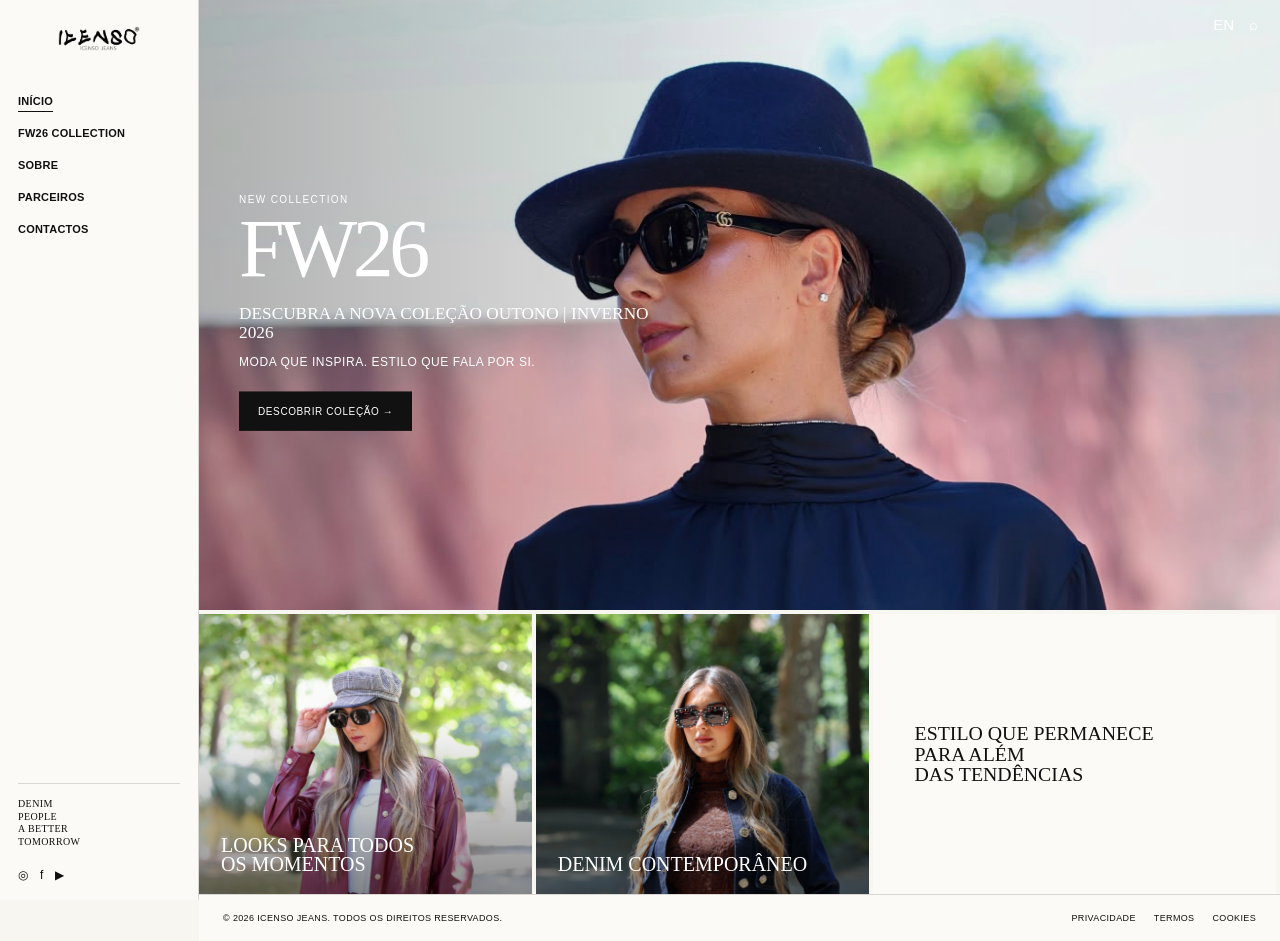
<file: index.html>
<!DOCTYPE html>

<html data-lang="pt" lang="pt"><head><meta charset="utf-8"/><meta content="width=device-width,initial-scale=1" name="viewport"/><meta content="yes" name="mobile-web-app-capable"/><meta content="yes" name="apple-mobile-web-app-capable"/><meta content="ICENSO" name="apple-mobile-web-app-title"/><link href="/manifest.webmanifest" rel="manifest"/><meta content="ICENSO Jeans — denim português contemporâneo" name="description"/><title>Início — ICENSO JEANS</title><link href="/assets/css/site-v1.9.css" rel="stylesheet"/><link href="/assets/images/icenso-logo-final-transparent-v2.png" rel="icon" type="image/png"/></head><body><div class="shell"><aside class="sidebar"><a class="brand" href="/"><img alt="ICENSO JEANS" src="/assets/images/icenso-logo-final-transparent-v2.png"/></a><nav class="nav"><a class="active" href="/">INÍCIO</a><a class="" href="/collection">FW26 COLLECTION</a><a class="" href="/about">SOBRE</a><a class="" href="/partners">PARCEIROS</a><a class="" href="/contact">CONTACTOS</a></nav><div class="side-bottom"><div class="motto">Denim<br/>People<br/>A Better<br/>Tomorrow</div><div class="social"><span>◎</span><span>f</span><span>▶</span></div></div><button aria-label="Abrir menu" class="menu-toggle">☰</button></aside><div class="mobile-drawer"><a href="/">INÍCIO</a><a href="/collection">FW26 COLLECTION</a><a href="/about">SOBRE</a><a href="/partners">PARCEIROS</a><a href="/contact">CONTACTOS</a></div><main class="page"><div class="topbar"><button class="icon-btn" data-lang="">EN</button><button aria-label="Pesquisar" class="icon-btn" data-search="">⌕</button></div><section class="hero hero--fw26"><picture class="hero-media"><source media="(max-width: 900px)" srcset="/assets/images/icenso-home-mobile-2026.jpg"/><img alt="ICENSO FW26 — look preto" fetchpriority="high" loading="eager" src="/assets/images/fw26-final-35.jpeg"/></picture><div class="hero-copy"><div class="kicker" data-en="NEW COLLECTION" data-pt="NEW COLLECTION">NEW COLLECTION</div><h1 class="display" data-en="FW26" data-pt="FW26">FW26</h1><p class="subline" data-en="Discover the new Autumn | Winter 2026 collection" data-pt="Descubra a nova coleção Outono | Inverno 2026">Descubra a nova coleção Outono | Inverno 2026</p><p class="hero-tagline" data-en="Fashion that inspires. Style that speaks for itself." data-pt="Moda que inspira. Estilo que fala por si.">Moda que inspira. Estilo que fala por si.</p><a class="cta" data-en="Discover collection →" data-pt="Descobrir coleção →" href="/collection">Descobrir coleção →</a></div></section><section class="home-strip"><div class="strip-card"><img alt="ICENSO FW26 — look ecopelé bordô" loading="eager" src="/assets/images/fw26-final-01.jpeg"/><div class="strip-copy">Looks para todos<br/>os momentos</div></div><div class="strip-card"><img alt="ICENSO FW26 — denim contemporâneo" loading="eager" src="/assets/images/fw26-final-24.jpeg"/><div class="strip-copy">Denim contemporâneo</div></div><div class="strip-text"><p>Estilo que permanece<br/>para além<br/>das tendências</p></div></section><footer class="footer"><span>© 2026 ICENSO JEANS. TODOS OS DIREITOS RESERVADOS.</span><div class="footer-links"><a href="#">PRIVACIDADE</a><a href="#">TERMOS</a><a href="#">COOKIES</a></div></footer></main></div><div class="search-panel"><button aria-label="Fechar" class="close-search">×</button><div class="search-inner"><span class="eyebrow">Pesquisar ICENSO</span><input placeholder="O que procura?" type="search"/><div class="search-results">Experimente: FW26 · denim · coleção · contactos</div></div></div><script src="/assets/js/site-v1.9.js"></script></body></html>
</file>
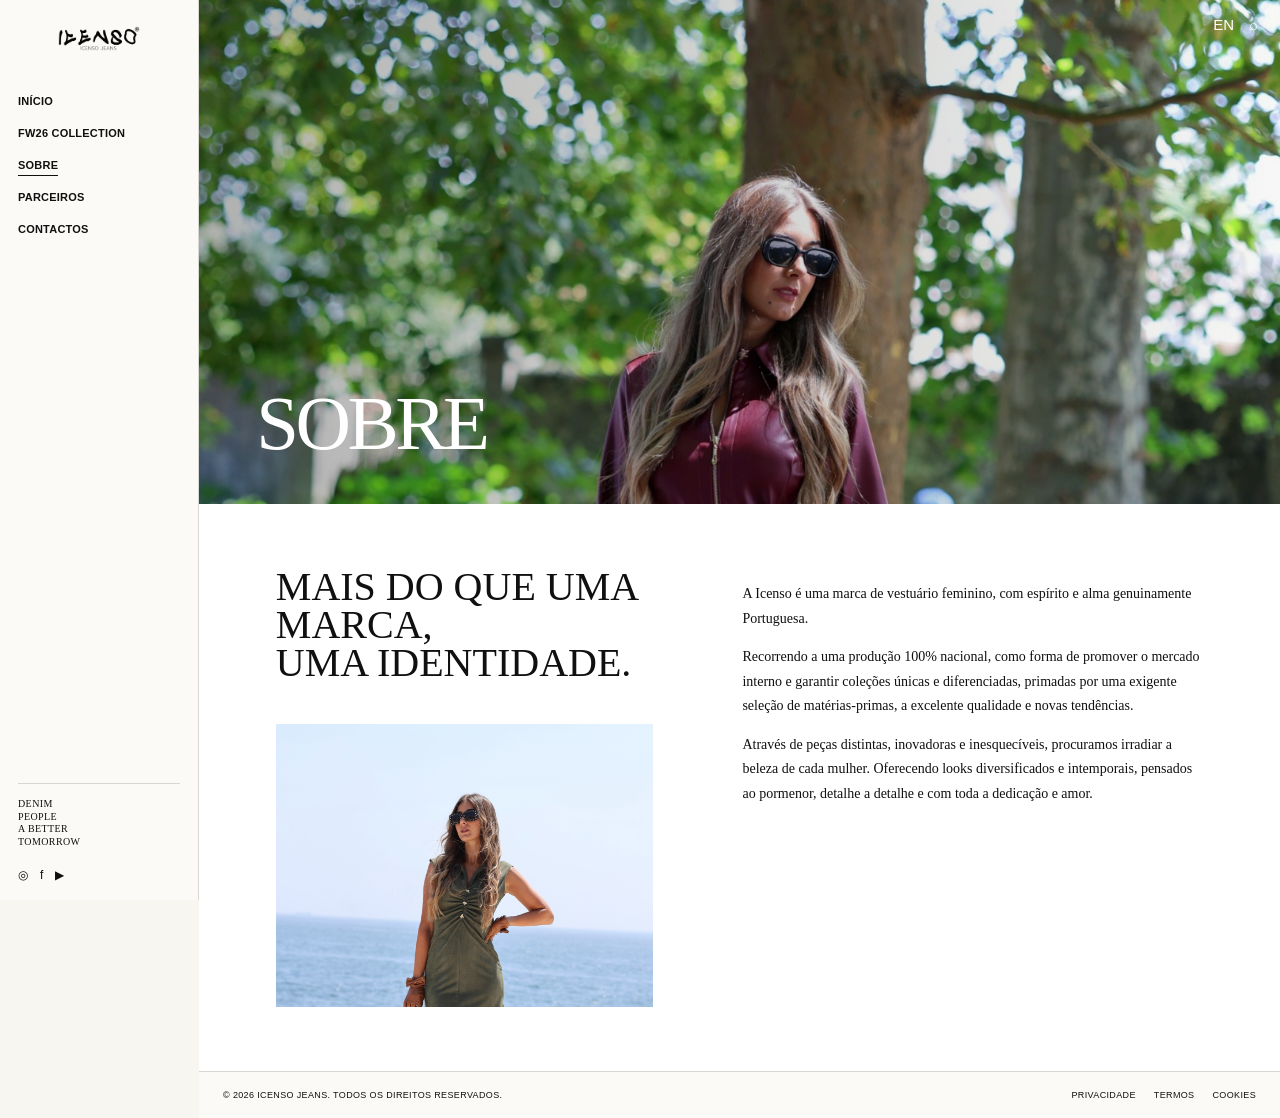
<file: about.html>
<!DOCTYPE html>
<html data-lang="pt" lang="pt"><head><meta charset="utf-8"/><meta content="width=device-width,initial-scale=1" name="viewport"/><meta content="yes" name="mobile-web-app-capable"/><meta content="yes" name="apple-mobile-web-app-capable"/><meta content="ICENSO" name="apple-mobile-web-app-title"/><link href="/manifest.webmanifest" rel="manifest"/><meta content="ICENSO Jeans — denim português contemporâneo" name="description"/><title>Sobre — ICENSO JEANS</title><link href="/assets/css/site-v1.9.css" rel="stylesheet"/><link href="/assets/images/icenso-logo-final-transparent-v2.png" rel="icon" type="image/png"/></head><body><div class="shell"><aside class="sidebar"><a class="brand" href="/"><img alt="ICENSO JEANS" src="/assets/images/icenso-logo-final-transparent-v2.png"/></a><nav class="nav"><a class="" href="/">INÍCIO</a><a class="" href="/collection">FW26 COLLECTION</a><a class="active" href="/about">SOBRE</a><a class="" href="/partners">PARCEIROS</a><a class="" href="/contact">CONTACTOS</a></nav><div class="side-bottom"><div class="motto">Denim<br/>People<br/>A Better<br/>Tomorrow</div><div class="social"><span>◎</span><span>f</span><span>▶</span></div></div><button aria-label="Abrir menu" class="menu-toggle">☰</button></aside><div class="mobile-drawer"><a href="/">INÍCIO</a><a href="/collection">FW26 COLLECTION</a><a href="/about">SOBRE</a><a href="/partners">PARCEIROS</a><a href="/contact">CONTACTOS</a></div><main class="page"><div class="topbar"><button class="icon-btn" data-lang="">EN</button><button aria-label="Pesquisar" class="icon-btn" data-search="">⌕</button></div><section class="story-hero"><img alt="Sobre a ICENSO" loading="lazy" src="/assets/images/fw26-final-32.jpeg"/><h1 class="editorial-title">Sobre</h1></section><section class="section white"><div class="story-grid"><div><p class="big">Mais do que uma marca,<br/>uma identidade.</p><div class="story-image"><img alt="ICENSO detalhe editorial" loading="lazy" src="/assets/images/fw26-final-28.jpeg"/></div></div><div class="copy"><p>A Icenso é uma marca de vestuário feminino, com espírito e alma genuinamente Portuguesa.</p><p>Recorrendo a uma produção 100% nacional, como forma de promover o mercado interno e garantir coleções únicas e diferenciadas, primadas por uma exigente seleção de matérias-primas, a excelente qualidade e novas tendências.</p><p>Através de peças distintas, inovadoras e inesquecíveis, procuramos irradiar a beleza de cada mulher. Oferecendo looks diversificados e intemporais, pensados ao pormenor, detalhe a detalhe e com toda a dedicação e amor.</p></div></div></section><footer class="footer"><span>© 2026 ICENSO JEANS. TODOS OS DIREITOS RESERVADOS.</span><div class="footer-links"><a href="#">PRIVACIDADE</a><a href="#">TERMOS</a><a href="#">COOKIES</a></div></footer></main></div><div class="search-panel"><button aria-label="Fechar" class="close-search">×</button><div class="search-inner"><span class="eyebrow">Pesquisar ICENSO</span><input placeholder="O que procura?" type="search"/><div class="search-results">Experimente: FW26 · denim · coleção · contactos</div></div></div><script src="/assets/js/site-v1.9.js"></script></body></html>
</file>
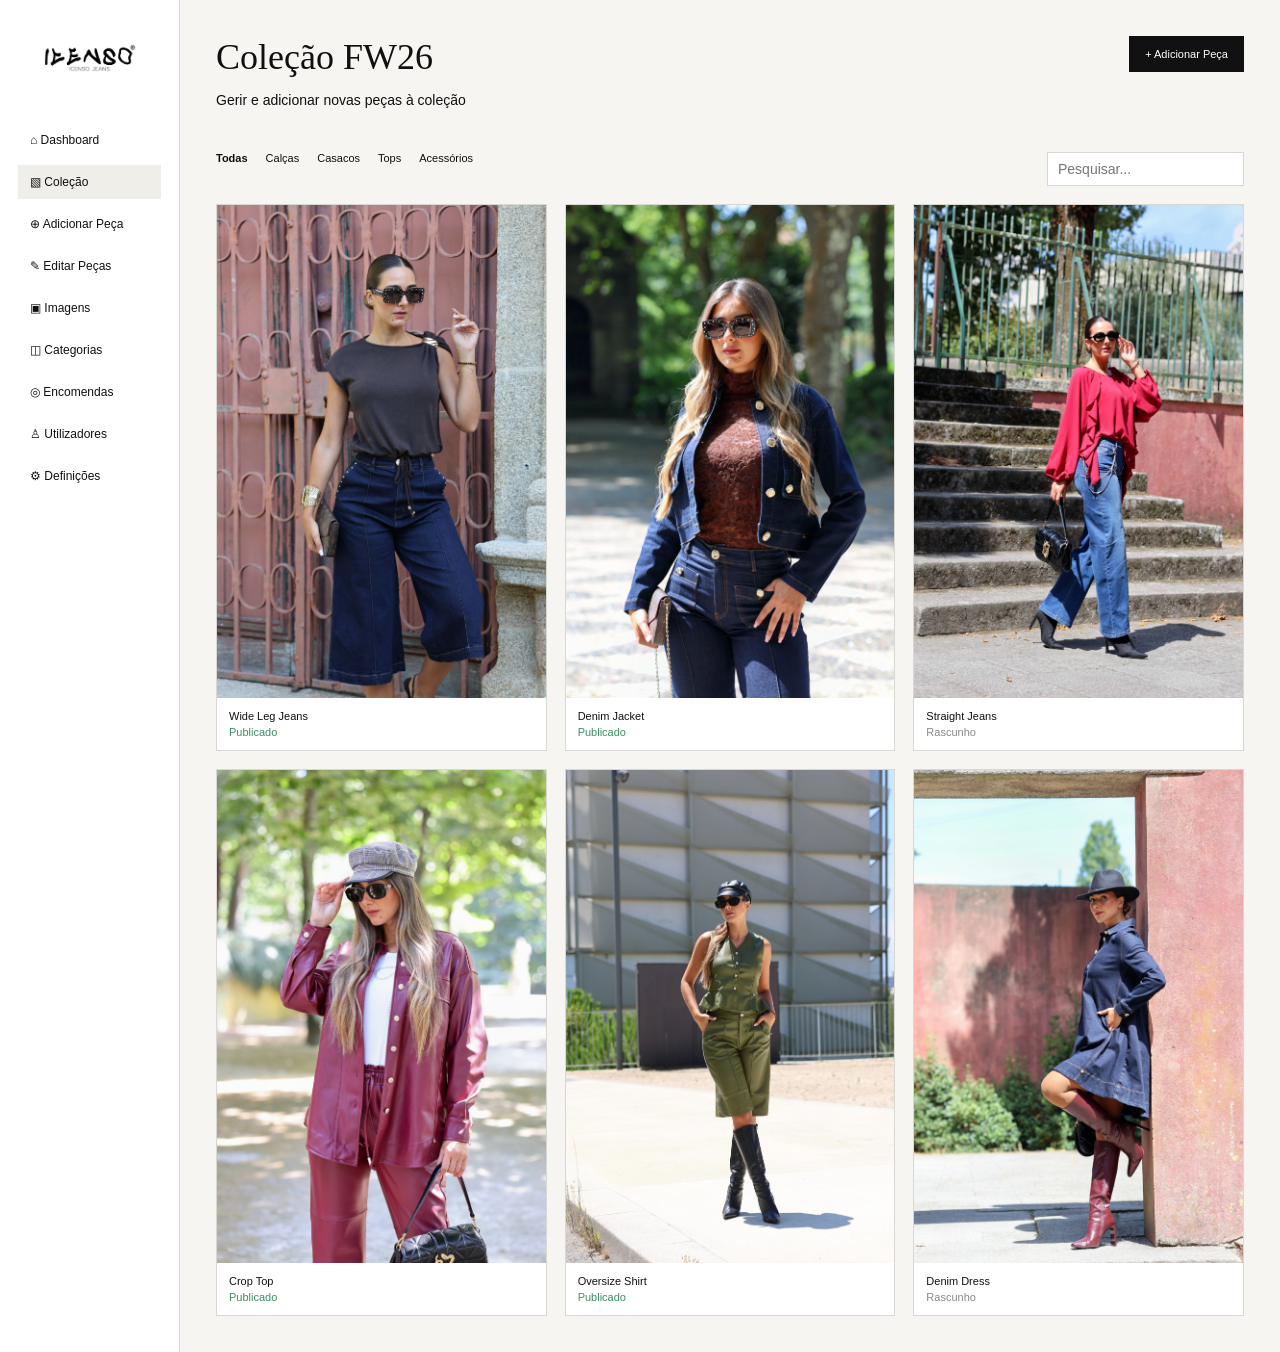
<file: admin.html>
<!DOCTYPE html>
<html lang="pt"><head><meta charset="utf-8"/><meta content="width=device-width,initial-scale=1" name="viewport"/><title>Gestão FW26 — ICENSO JEANS</title><link href="/assets/css/site-v1.9.css" rel="stylesheet"/></head><body><div class="admin-shell"><aside class="admin-side"><a class="brand" href="/"><img alt="ICENSO JEANS" src="/assets/images/icenso-logo-final-transparent-v2.png"/></a><nav class="admin-nav"><a href="#">⌂ Dashboard</a><a class="active" href="#">▧ Coleção</a><a href="#">⊕ Adicionar Peça</a><a href="#">✎ Editar Peças</a><a href="#">▣ Imagens</a><a href="#">◫ Categorias</a><a href="#">◎ Encomendas</a><a href="#">♙ Utilizadores</a><a href="#">⚙ Definições</a></nav></aside><main class="admin-main"><div class="admin-head"><div><h1>Coleção FW26</h1><p>Gerir e adicionar novas peças à coleção</p></div><button class="admin-btn">+ Adicionar Peça</button></div><div class="admin-tools"><div class="admin-tabs"><strong>Todas</strong><span>Calças</span><span>Casacos</span><span>Tops</span><span>Acessórios</span></div><input class="admin-search" placeholder="Pesquisar..."/></div><div class="product-grid"><article class="product-card"><img alt="Wide Leg Jeans" loading="lazy" src="/assets/images/fw26-final-30.jpeg"/><div class="product-meta">Wide Leg Jeans<span class="status">Publicado</span></div></article><article class="product-card"><img alt="Denim Jacket" loading="lazy" src="/assets/images/fw26-final-24.jpeg"/><div class="product-meta">Denim Jacket<span class="status">Publicado</span></div></article><article class="product-card"><img alt="Straight Jeans" loading="lazy" src="/assets/images/fw26-final-37.jpeg"/><div class="product-meta">Straight Jeans<span class="status draft">Rascunho</span></div></article><article class="product-card"><img alt="Crop Top" loading="lazy" src="/assets/images/fw26-final-01.jpeg"/><div class="product-meta">Crop Top<span class="status">Publicado</span></div></article><article class="product-card"><img alt="Oversize Shirt" loading="lazy" src="/assets/images/fw26-final-23.jpeg"/><div class="product-meta">Oversize Shirt<span class="status">Publicado</span></div></article><article class="product-card"><img alt="Denim Dress" loading="lazy" src="/assets/images/fw26-final-02.jpeg"/><div class="product-meta">Denim Dress<span class="status draft">Rascunho</span></div></article></div></main></div></body></html>
</file>
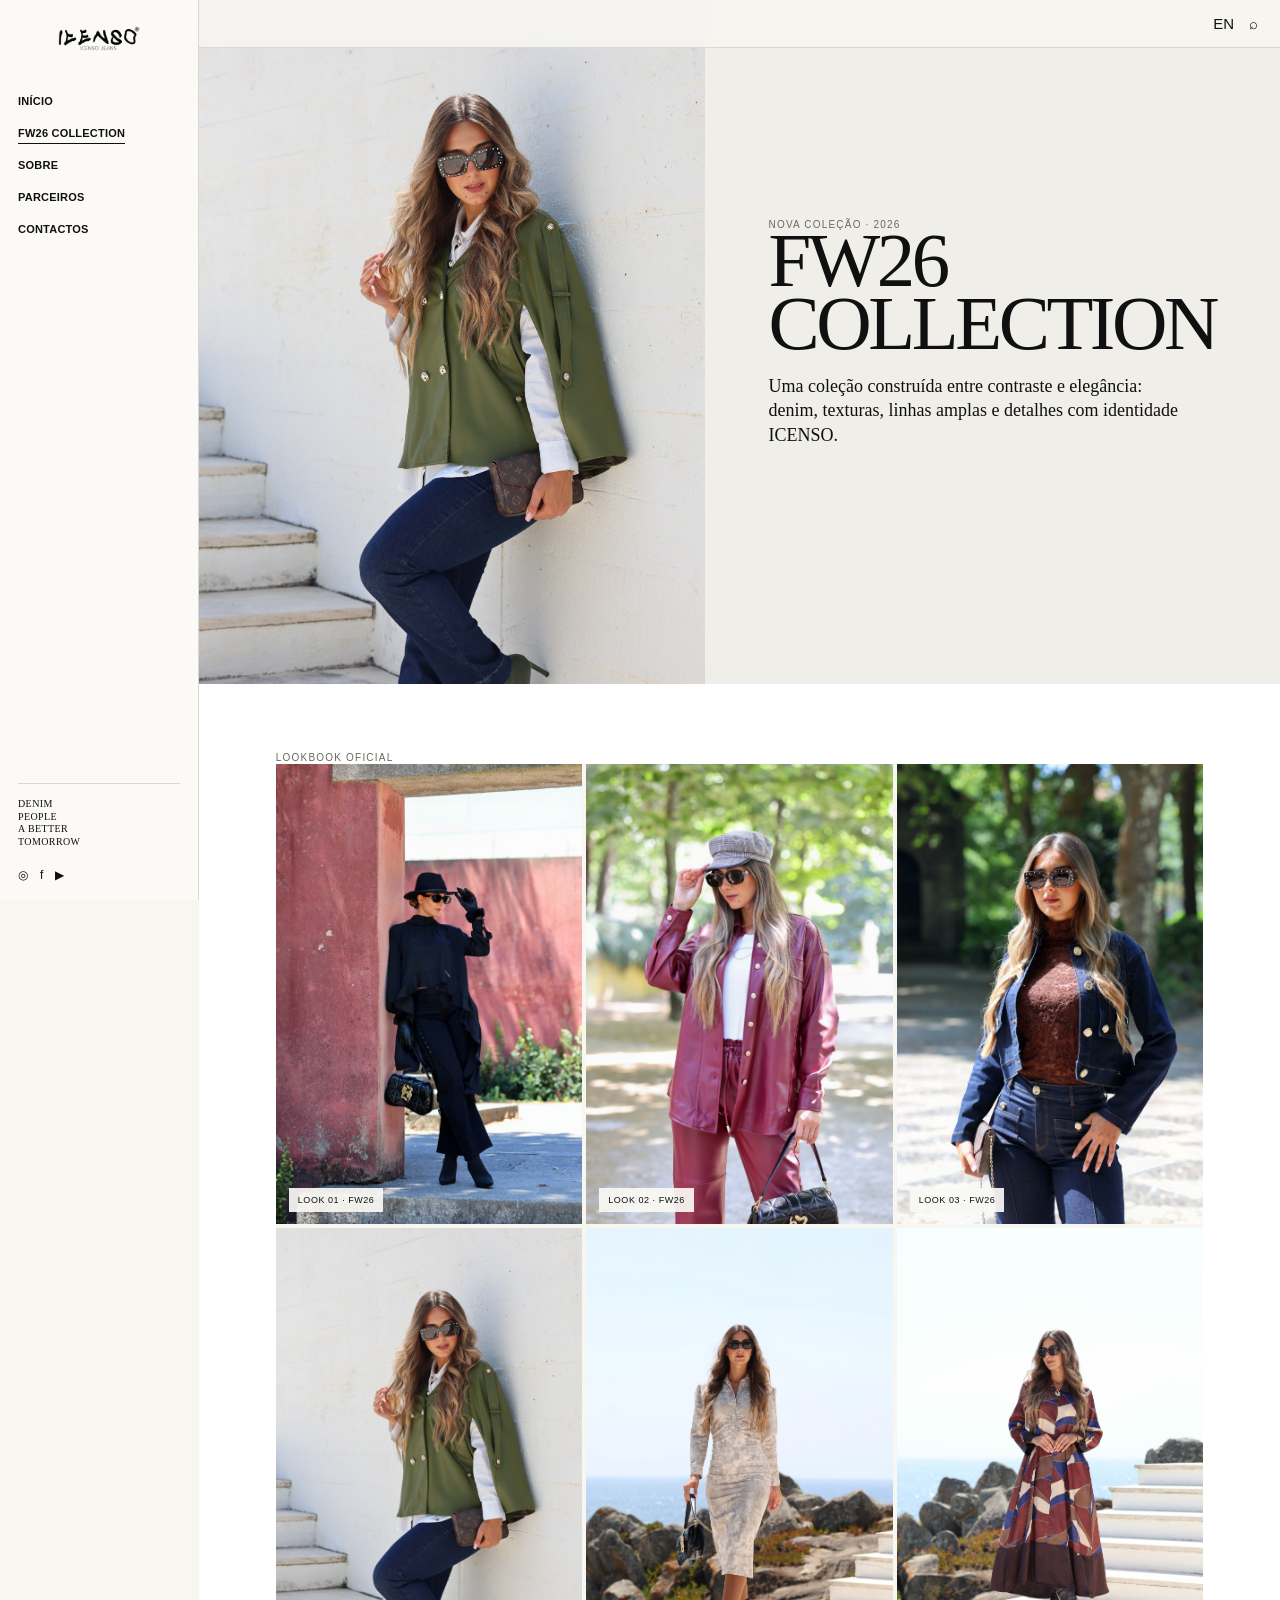
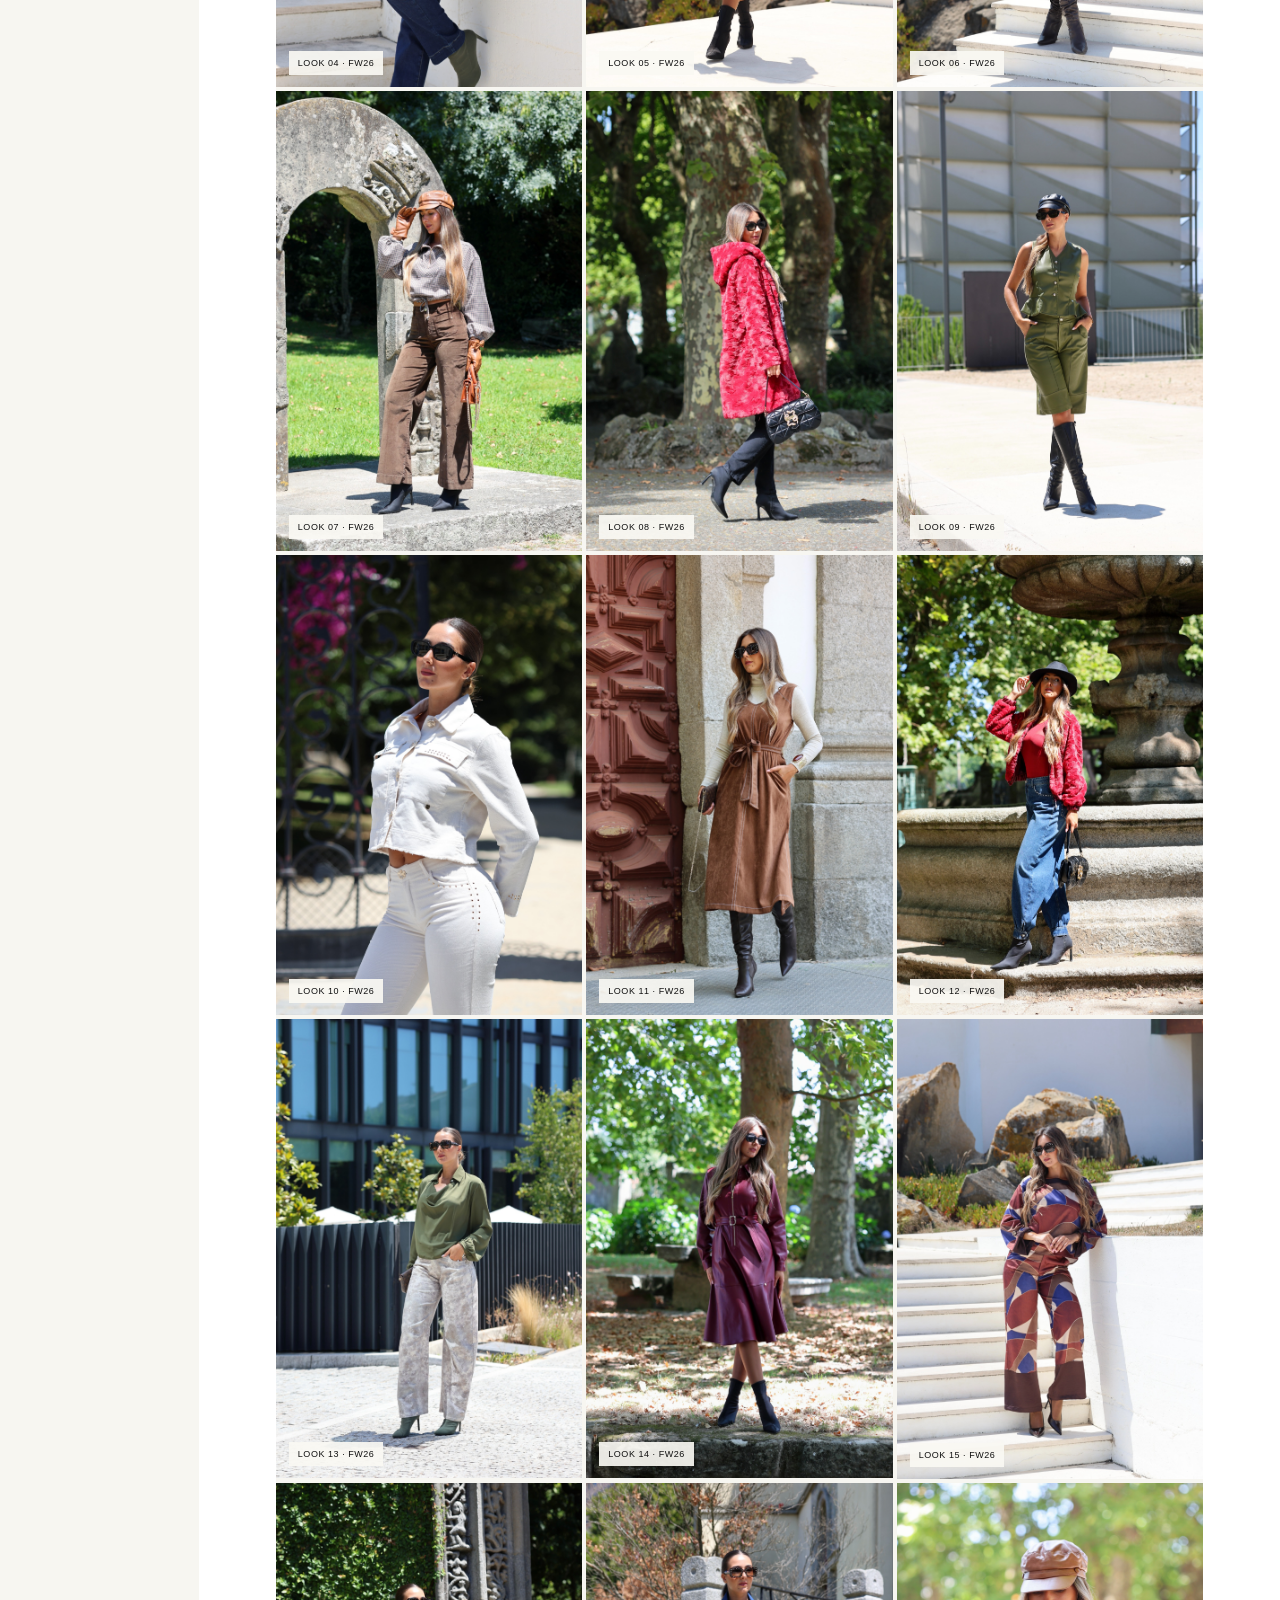
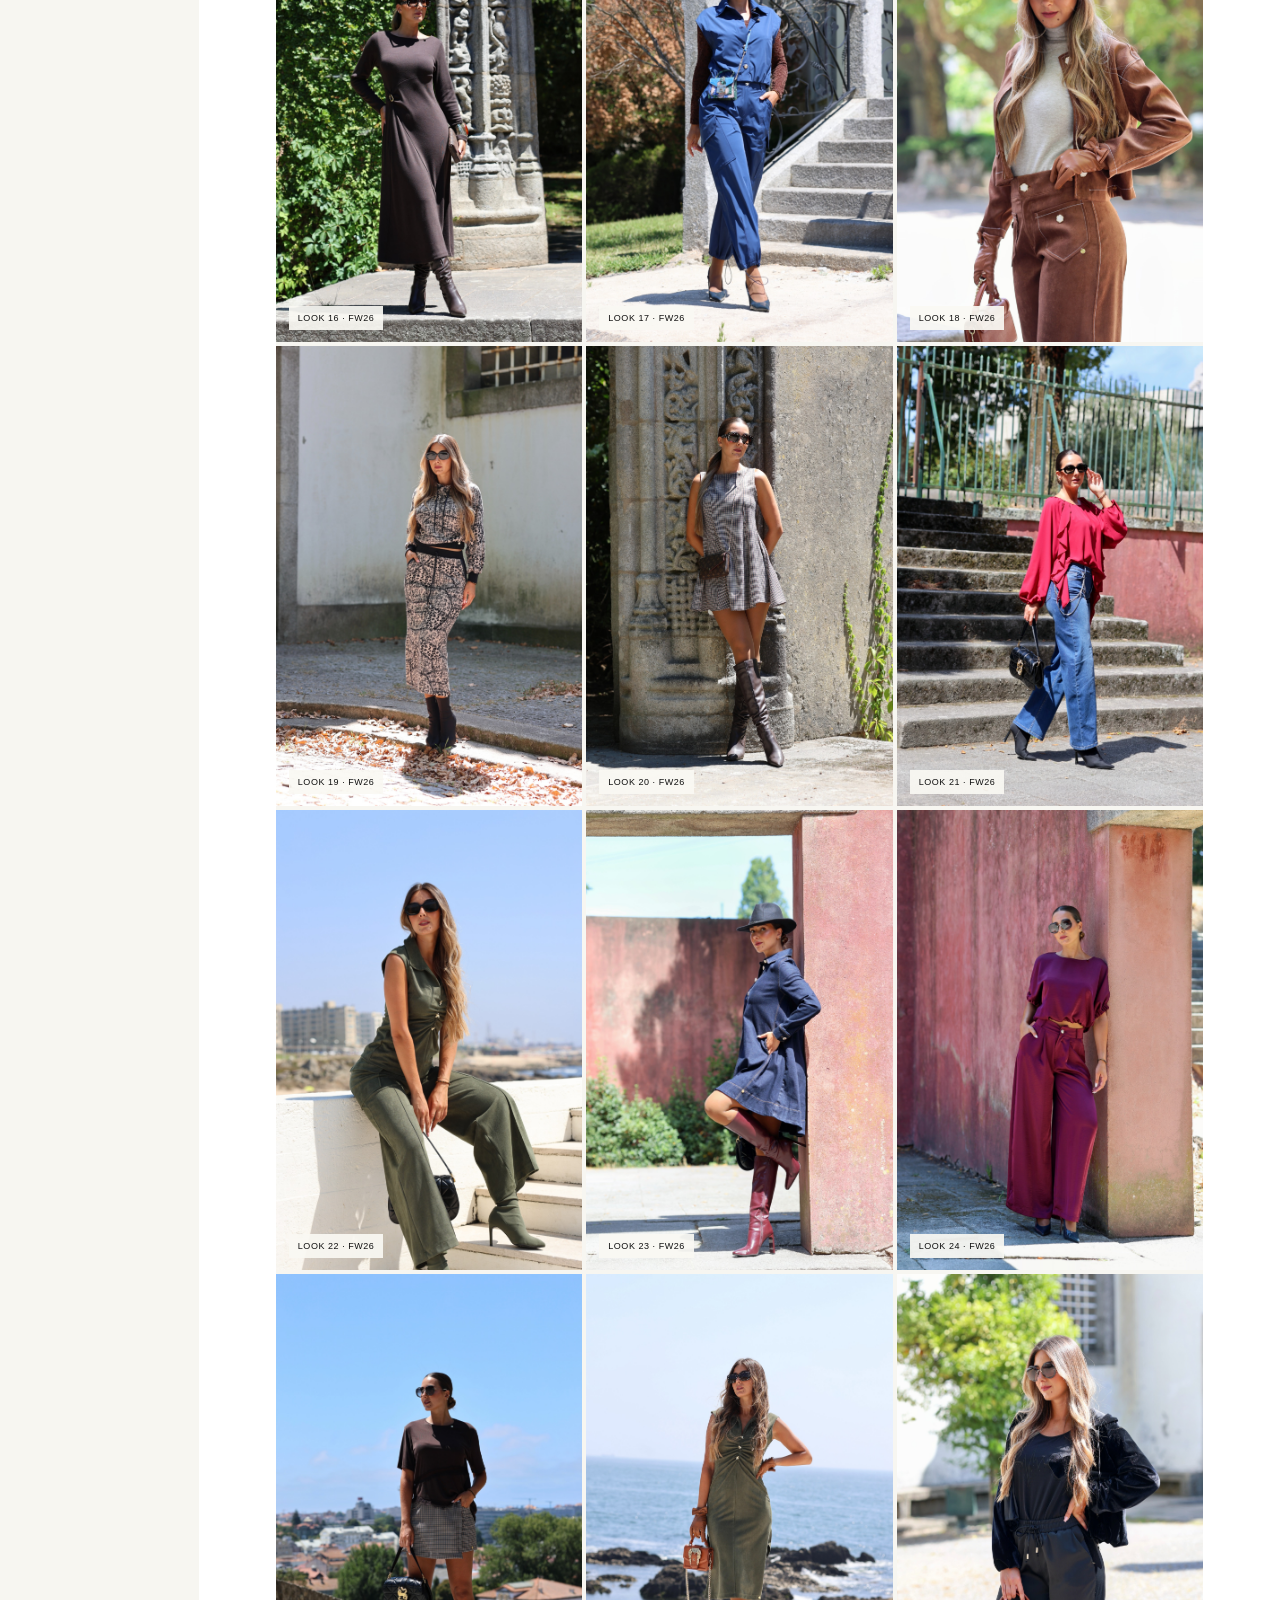
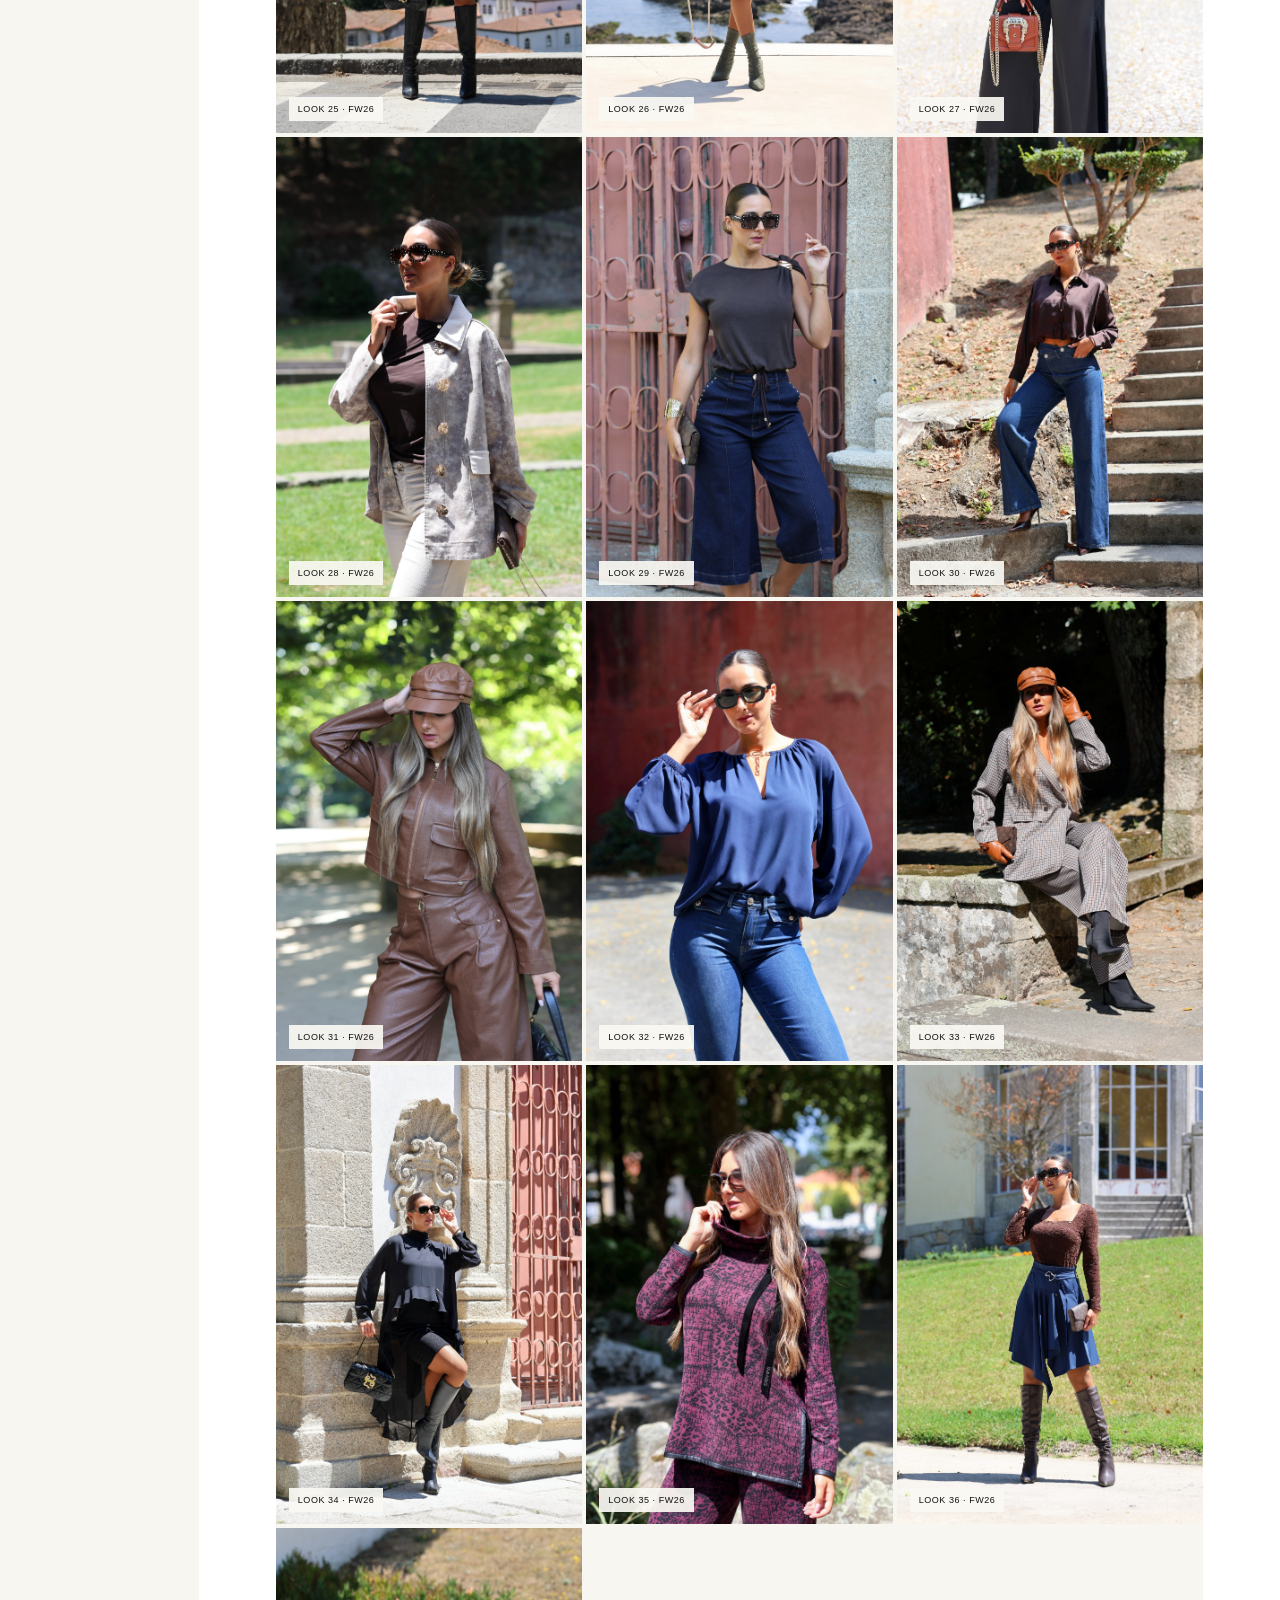
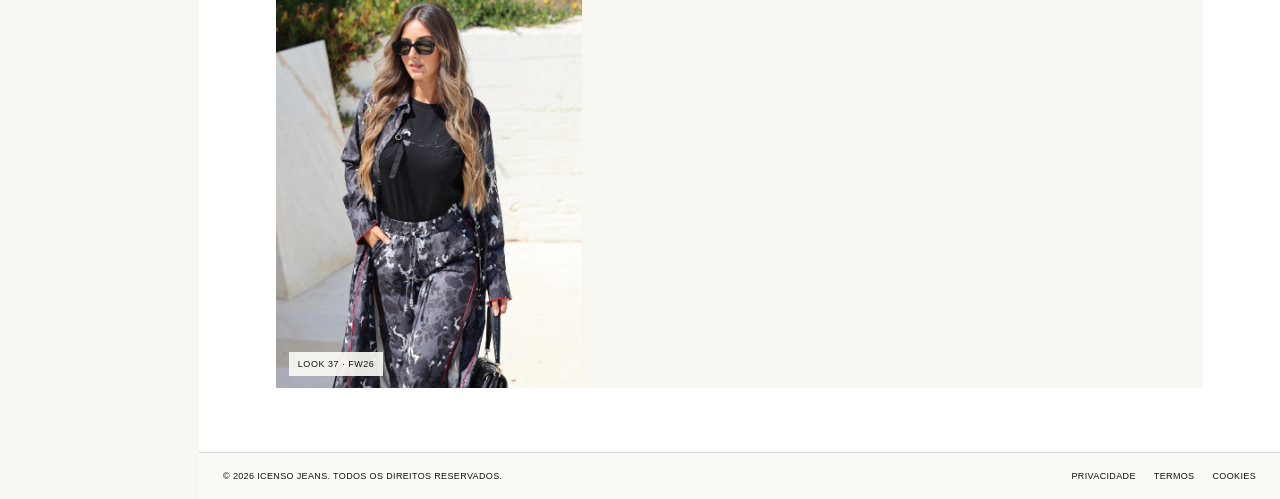
<file: collection.html>
<!DOCTYPE html>

<html data-lang="pt" lang="pt"><head><meta charset="utf-8"/><meta content="width=device-width,initial-scale=1" name="viewport"/><meta content="yes" name="mobile-web-app-capable"/><meta content="yes" name="apple-mobile-web-app-capable"/><meta content="ICENSO" name="apple-mobile-web-app-title"/><link href="/manifest.webmanifest" rel="manifest"/><meta content="ICENSO Jeans — denim português contemporâneo" name="description"/><title>FW26 Collection — ICENSO JEANS</title><link href="/assets/css/site-v1.9.css" rel="stylesheet"/><link href="/assets/images/icenso-logo-final-transparent-v2.png" rel="icon" type="image/png"/></head><body><div class="shell"><aside class="sidebar"><a class="brand" href="/"><img alt="ICENSO JEANS" src="/assets/images/icenso-logo-final-transparent-v2.png"/></a><nav class="nav"><a class="" href="/">INÍCIO</a><a class="active" href="/collection">FW26 COLLECTION</a><a class="" href="/about">SOBRE</a><a class="" href="/partners">PARCEIROS</a><a class="" href="/contact">CONTACTOS</a></nav><div class="side-bottom"><div class="motto">Denim<br/>People<br/>A Better<br/>Tomorrow</div><div class="social"><span>◎</span><span>f</span><span>▶</span></div></div><button aria-label="Abrir menu" class="menu-toggle">☰</button></aside><div class="mobile-drawer"><a href="/">INÍCIO</a><a href="/collection">FW26 COLLECTION</a><a href="/about">SOBRE</a><a href="/partners">PARCEIROS</a><a href="/contact">CONTACTOS</a></div><main class="page"><div class="topbar dark"><button class="icon-btn" data-lang="">EN</button><button aria-label="Pesquisar" class="icon-btn" data-search="">⌕</button></div><section class="collection-hero"><div class="image"><img alt="ICENSO FW26 — look capa verde" fetchpriority="high" loading="eager" src="/assets/images/fw26-final-25.jpeg"/></div><div class="collection-copy"><span class="eyebrow">Nova coleção · 2026</span><h1>FW26<br/>Collection</h1><p>Uma coleção construída entre contraste e elegância: denim, texturas, linhas amplas e detalhes com identidade ICENSO.</p></div></section><section class="section white" id="colecao"><span class="eyebrow">Lookbook oficial</span><div class="gallery"><figure data-look="looks"><img alt="ICENSO Look 01 FW26" loading="lazy" src="/assets/images/fw26-final-35.jpeg"/><figcaption>Look 01 · FW26</figcaption></figure><figure data-look="outerwear"><img alt="ICENSO Look 02 FW26" loading="lazy" src="/assets/images/fw26-final-01.jpeg"/><figcaption>Look 02 · FW26</figcaption></figure><figure data-look="denim"><img alt="ICENSO Look 03 FW26" loading="lazy" src="/assets/images/fw26-final-24.jpeg"/><figcaption>Look 03 · FW26</figcaption></figure><figure data-look="outerwear"><img alt="ICENSO Look 04 FW26" loading="lazy" src="/assets/images/fw26-final-25.jpeg"/><figcaption>Look 04 · FW26</figcaption></figure><figure data-look="looks"><img alt="ICENSO Look 05 FW26" loading="lazy" src="/assets/images/fw26-final-21.jpeg"/><figcaption>Look 05 · FW26</figcaption></figure><figure data-look="looks"><img alt="ICENSO Look 06 FW26" loading="lazy" src="/assets/images/fw26-final-12.jpeg"/><figcaption>Look 06 · FW26</figcaption></figure><figure data-look="looks"><img alt="ICENSO Look 07 FW26" loading="lazy" src="/assets/images/fw26-final-17.jpeg"/><figcaption>Look 07 · FW26</figcaption></figure><figure data-look="outerwear"><img alt="ICENSO Look 08 FW26" loading="lazy" src="/assets/images/fw26-final-36.jpeg"/><figcaption>Look 08 · FW26</figcaption></figure><figure data-look="looks"><img alt="ICENSO Look 09 FW26" loading="lazy" src="/assets/images/fw26-final-23.jpeg"/><figcaption>Look 09 · FW26</figcaption></figure><figure data-look="denim"><img alt="ICENSO Look 10 FW26" loading="lazy" src="/assets/images/fw26-final-31.jpeg"/><figcaption>Look 10 · FW26</figcaption></figure><figure data-look="looks"><img alt="ICENSO Look 11 FW26" loading="lazy" src="/assets/images/fw26-final-18.jpeg"/><figcaption>Look 11 · FW26</figcaption></figure><figure data-look="denim"><img alt="ICENSO Look 12 FW26" loading="lazy" src="/assets/images/fw26-final-06.jpeg"/><figcaption>Look 12 · FW26</figcaption></figure><figure data-look="looks"><img alt="ICENSO Look 13 FW26" loading="lazy" src="/assets/images/fw26-final-26.jpeg"/><figcaption>Look 13 · FW26</figcaption></figure><figure data-look="outerwear"><img alt="ICENSO Look 14 FW26" loading="lazy" src="/assets/images/fw26-final-32.jpeg"/><figcaption>Look 14 · FW26</figcaption></figure><figure data-look="looks"><img alt="ICENSO Look 15 FW26" loading="lazy" src="/assets/images/fw26-final-13.jpeg"/><figcaption>Look 15 · FW26</figcaption></figure><figure data-look="looks"><img alt="ICENSO Look 16 FW26" loading="lazy" src="/assets/images/fw26-final-20.jpeg"/><figcaption>Look 16 · FW26</figcaption></figure><figure data-look="looks"><img alt="ICENSO Look 17 FW26" loading="lazy" src="/assets/images/fw26-final-16.jpeg"/><figcaption>Look 17 · FW26</figcaption></figure><figure data-look="outerwear"><img alt="ICENSO Look 18 FW26" loading="lazy" src="/assets/images/fw26-final-10.jpeg"/><figcaption>Look 18 · FW26</figcaption></figure><figure data-look="looks"><img alt="ICENSO Look 19 FW26" loading="lazy" src="/assets/images/fw26-final-29.jpeg"/><figcaption>Look 19 · FW26</figcaption></figure><figure data-look="looks"><img alt="ICENSO Look 20 FW26" loading="lazy" src="/assets/images/fw26-final-08.jpeg"/><figcaption>Look 20 · FW26</figcaption></figure><figure data-look="denim"><img alt="ICENSO Look 21 FW26" loading="lazy" src="/assets/images/fw26-final-37.jpeg"/><figcaption>Look 21 · FW26</figcaption></figure><figure data-look="looks"><img alt="ICENSO Look 22 FW26" loading="lazy" src="/assets/images/fw26-final-27.jpeg"/><figcaption>Look 22 · FW26</figcaption></figure><figure data-look="looks"><img alt="ICENSO Look 23 FW26" loading="lazy" src="/assets/images/fw26-final-02.jpeg"/><figcaption>Look 23 · FW26</figcaption></figure><figure data-look="looks"><img alt="ICENSO Look 24 FW26" loading="lazy" src="/assets/images/fw26-final-33.jpeg"/><figcaption>Look 24 · FW26</figcaption></figure><figure data-look="looks"><img alt="ICENSO Look 25 FW26" loading="lazy" src="/assets/images/fw26-final-19.jpeg"/><figcaption>Look 25 · FW26</figcaption></figure><figure data-look="looks"><img alt="ICENSO Look 26 FW26" loading="lazy" src="/assets/images/fw26-final-28.jpeg"/><figcaption>Look 26 · FW26</figcaption></figure><figure data-look="looks"><img alt="ICENSO Look 27 FW26" loading="lazy" src="/assets/images/fw26-final-05.jpeg"/><figcaption>Look 27 · FW26</figcaption></figure><figure data-look="outerwear"><img alt="ICENSO Look 28 FW26" loading="lazy" src="/assets/images/fw26-final-22.jpeg"/><figcaption>Look 28 · FW26</figcaption></figure><figure data-look="denim"><img alt="ICENSO Look 29 FW26" loading="lazy" src="/assets/images/fw26-final-30.jpeg"/><figcaption>Look 29 · FW26</figcaption></figure><figure data-look="denim"><img alt="ICENSO Look 30 FW26" loading="lazy" src="/assets/images/fw26-final-09.jpeg"/><figcaption>Look 30 · FW26</figcaption></figure><figure data-look="outerwear"><img alt="ICENSO Look 31 FW26" loading="lazy" src="/assets/images/fw26-final-11.jpeg"/><figcaption>Look 31 · FW26</figcaption></figure><figure data-look="denim"><img alt="ICENSO Look 32 FW26" loading="lazy" src="/assets/images/fw26-final-14.jpeg"/><figcaption>Look 32 · FW26</figcaption></figure><figure data-look="looks"><img alt="ICENSO Look 33 FW26" loading="lazy" src="/assets/images/fw26-final-07.jpeg"/><figcaption>Look 33 · FW26</figcaption></figure><figure data-look="looks"><img alt="ICENSO Look 34 FW26" loading="lazy" src="/assets/images/fw26-final-03.jpeg"/><figcaption>Look 34 · FW26</figcaption></figure><figure data-look="looks"><img alt="ICENSO Look 35 FW26" loading="lazy" src="/assets/images/fw26-final-34.jpeg"/><figcaption>Look 35 · FW26</figcaption></figure><figure data-look="looks"><img alt="ICENSO Look 36 FW26" loading="lazy" src="/assets/images/fw26-final-15.jpeg"/><figcaption>Look 36 · FW26</figcaption></figure><figure data-look="looks"><img alt="ICENSO Look 37 FW26" loading="lazy" src="/assets/images/fw26-final-04.jpeg"/><figcaption>Look 37 · FW26</figcaption></figure></div></section><footer class="footer"><span>© 2026 ICENSO JEANS. TODOS OS DIREITOS RESERVADOS.</span><div class="footer-links"><a href="#">PRIVACIDADE</a><a href="#">TERMOS</a><a href="#">COOKIES</a></div></footer></main></div><div class="search-panel"><button aria-label="Fechar" class="close-search">×</button><div class="search-inner"><span class="eyebrow">Pesquisar ICENSO</span><input placeholder="O que procura?" type="search"/><div class="search-results">Experimente: FW26 · denim · coleção · contactos</div></div></div><script src="/assets/js/site-v1.9.js"></script></body></html>
</file>
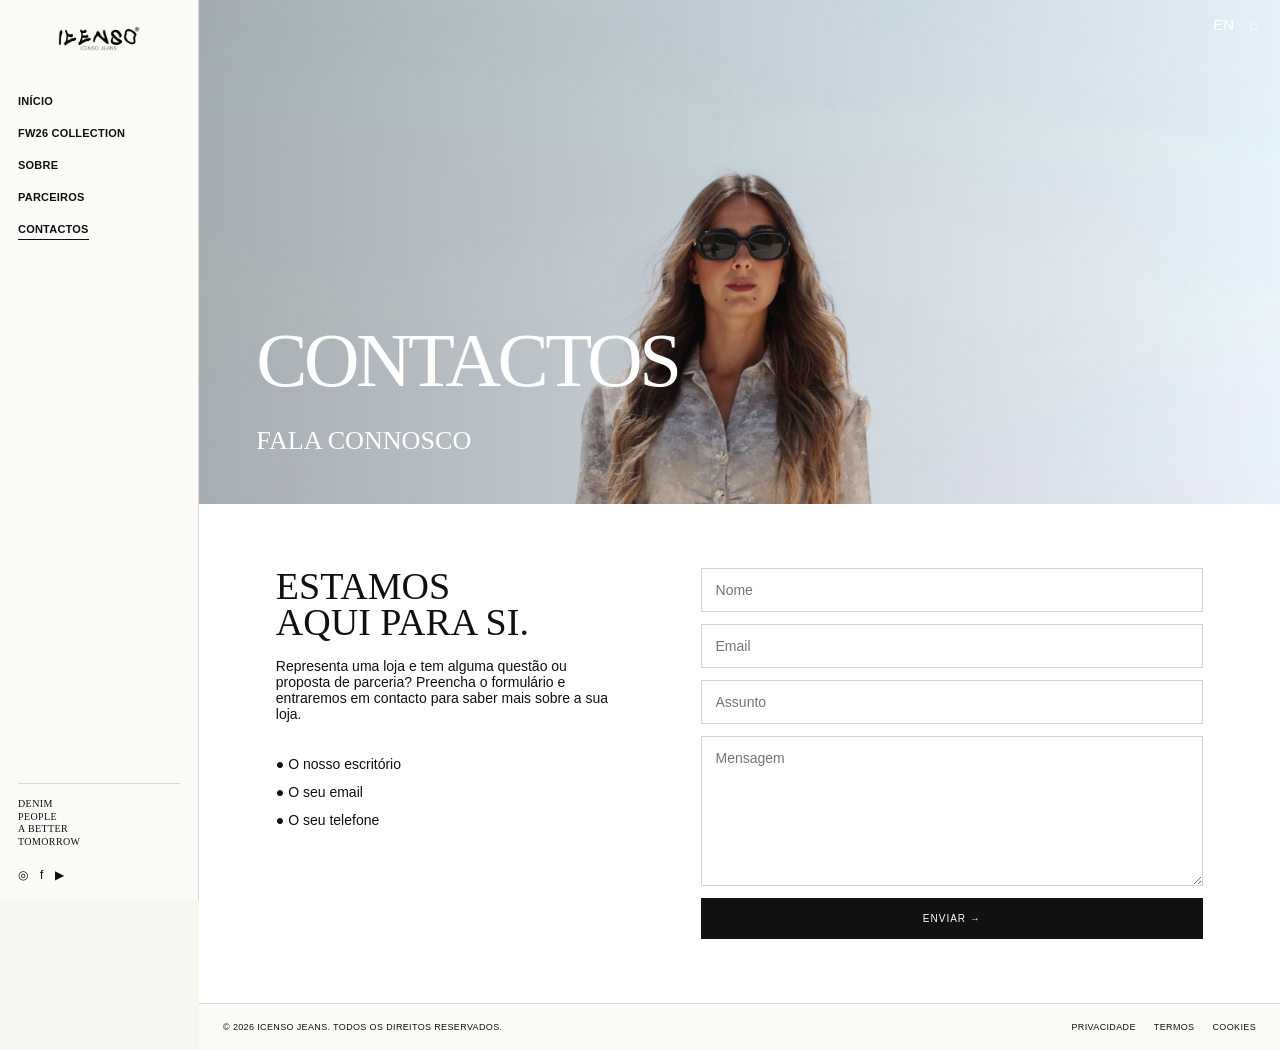
<file: contact.html>
<!DOCTYPE html>
<html data-lang="pt" lang="pt"><head><meta charset="utf-8"/><meta content="width=device-width,initial-scale=1" name="viewport"/><meta content="yes" name="mobile-web-app-capable"/><meta content="yes" name="apple-mobile-web-app-capable"/><meta content="ICENSO" name="apple-mobile-web-app-title"/><link href="/manifest.webmanifest" rel="manifest"/><meta content="ICENSO Jeans — denim português contemporâneo" name="description"/><title>Contactos — ICENSO JEANS</title><link href="/assets/css/site-v1.9.css" rel="stylesheet"/><link href="/assets/images/icenso-logo-final-transparent-v2.png" rel="icon" type="image/png"/></head><body><div class="shell"><aside class="sidebar"><a class="brand" href="/"><img alt="ICENSO JEANS" src="/assets/images/icenso-logo-final-transparent-v2.png"/></a><nav class="nav"><a class="" href="/">INÍCIO</a><a class="" href="/collection">FW26 COLLECTION</a><a class="" href="/about">SOBRE</a><a class="" href="/partners">PARCEIROS</a><a class="active" href="/contact">CONTACTOS</a></nav><div class="side-bottom"><div class="motto">Denim<br/>People<br/>A Better<br/>Tomorrow</div><div class="social"><span>◎</span><span>f</span><span>▶</span></div></div><button aria-label="Abrir menu" class="menu-toggle">☰</button></aside><div class="mobile-drawer"><a href="/">INÍCIO</a><a href="/collection">FW26 COLLECTION</a><a href="/about">SOBRE</a><a href="/partners">PARCEIROS</a><a href="/contact">CONTACTOS</a></div><main class="page"><div class="topbar"><button class="icon-btn" data-lang="">EN</button><button aria-label="Pesquisar" class="icon-btn" data-search="">⌕</button></div><section class="story-hero"><img alt="Contactos ICENSO" loading="lazy" src="/assets/images/fw26-final-21.jpeg"/><h1 class="editorial-title">Contactos<br/><span style="font-size:.34em;letter-spacing:0">Fala connosco</span></h1></section><section class="section white"><div class="contact-grid"><div><p class="contact-lead">Estamos<br/>aqui para si.</p><p>Representa uma loja e tem alguma questão ou proposta de parceria? Preencha o formulário e entraremos em contacto para saber mais sobre a sua loja.</p><p style="margin-top:28px;line-height:2">● O nosso escritório<br/>● O seu email<br/>● O seu telefone</p></div><form class="form" onsubmit="event.preventDefault();this.querySelector('button').textContent='MENSAGEM RECEBIDA ✓';"><input placeholder="Nome" required=""/><input placeholder="Email" required="" type="email"/><input placeholder="Assunto"/><textarea placeholder="Mensagem" required=""></textarea><button type="submit">Enviar →</button></form></div></section><footer class="footer"><span>© 2026 ICENSO JEANS. TODOS OS DIREITOS RESERVADOS.</span><div class="footer-links"><a href="#">PRIVACIDADE</a><a href="#">TERMOS</a><a href="#">COOKIES</a></div></footer></main></div><div class="search-panel"><button aria-label="Fechar" class="close-search">×</button><div class="search-inner"><span class="eyebrow">Pesquisar ICENSO</span><input placeholder="O que procura?" type="search"/><div class="search-results">Experimente: FW26 · denim · coleção · contactos</div></div></div><script src="/assets/js/site-v1.9.js"></script></body></html>
</file>
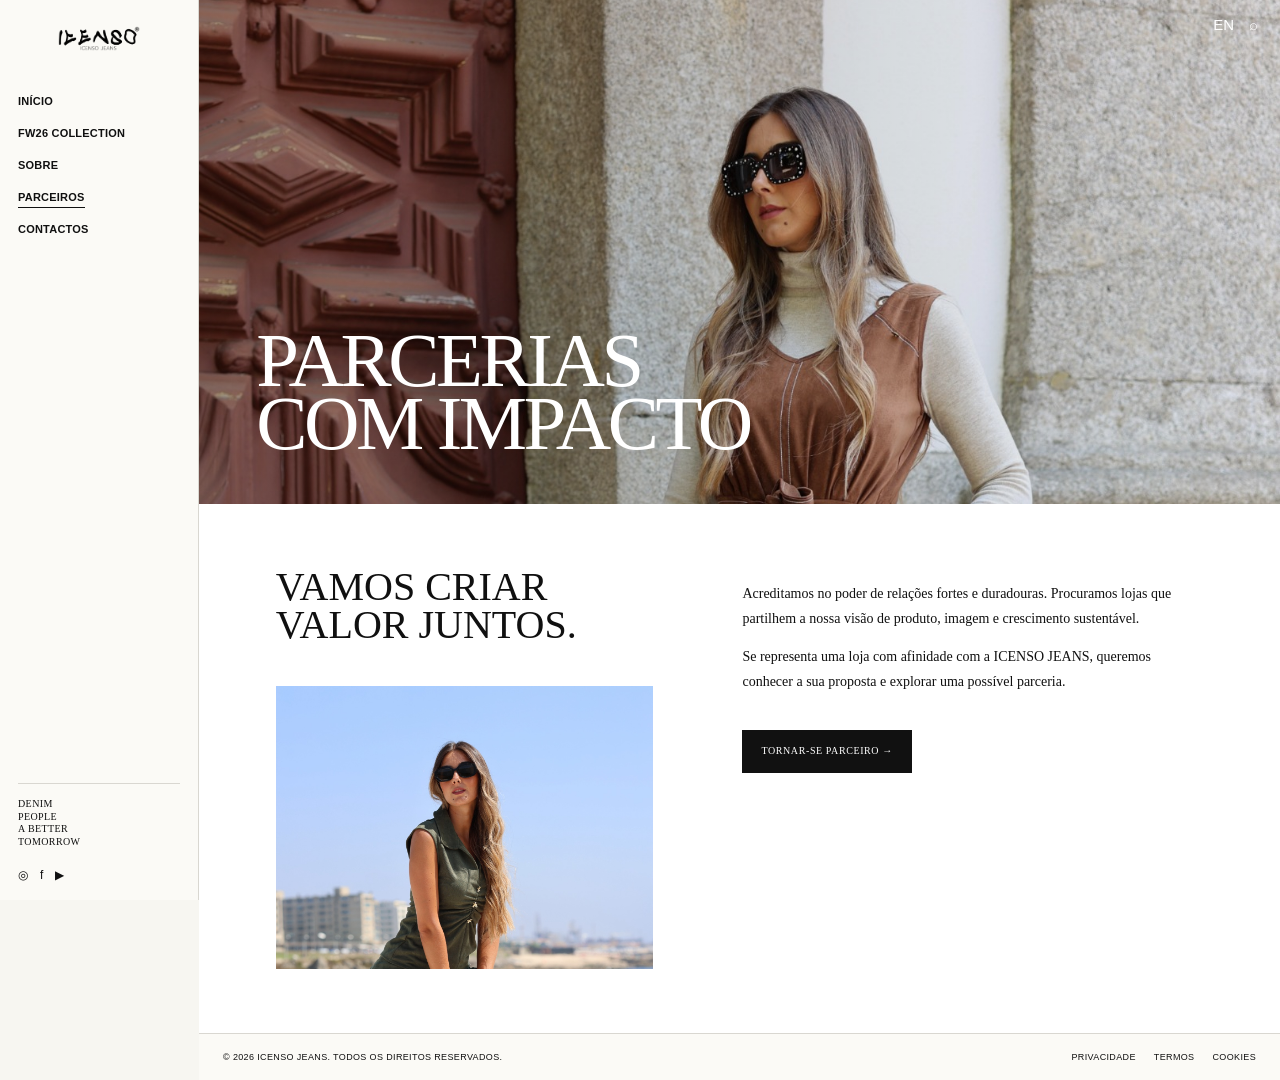
<file: partners.html>
<!DOCTYPE html>
<html data-lang="pt" lang="pt"><head><meta charset="utf-8"/><meta content="width=device-width,initial-scale=1" name="viewport"/><meta content="yes" name="mobile-web-app-capable"/><meta content="yes" name="apple-mobile-web-app-capable"/><meta content="ICENSO" name="apple-mobile-web-app-title"/><link href="/manifest.webmanifest" rel="manifest"/><meta content="ICENSO Jeans — denim português contemporâneo" name="description"/><title>Parceiros — ICENSO JEANS</title><link href="/assets/css/site-v1.9.css" rel="stylesheet"/><link href="/assets/images/icenso-logo-final-transparent-v2.png" rel="icon" type="image/png"/></head><body><div class="shell"><aside class="sidebar"><a class="brand" href="/"><img alt="ICENSO JEANS" src="/assets/images/icenso-logo-final-transparent-v2.png"/></a><nav class="nav"><a class="" href="/">INÍCIO</a><a class="" href="/collection">FW26 COLLECTION</a><a class="" href="/about">SOBRE</a><a class="active" href="/partners">PARCEIROS</a><a class="" href="/contact">CONTACTOS</a></nav><div class="side-bottom"><div class="motto">Denim<br/>People<br/>A Better<br/>Tomorrow</div><div class="social"><span>◎</span><span>f</span><span>▶</span></div></div><button aria-label="Abrir menu" class="menu-toggle">☰</button></aside><div class="mobile-drawer"><a href="/">INÍCIO</a><a href="/collection">FW26 COLLECTION</a><a href="/about">SOBRE</a><a href="/partners">PARCEIROS</a><a href="/contact">CONTACTOS</a></div><main class="page"><div class="topbar"><button class="icon-btn" data-lang="">EN</button><button aria-label="Pesquisar" class="icon-btn" data-search="">⌕</button></div><section class="story-hero"><img alt="Parcerias ICENSO" loading="lazy" src="/assets/images/fw26-final-18.jpeg"/><h1 class="editorial-title">Parcerias<br/>com impacto</h1></section><section class="section white"><div class="story-grid"><div><p class="big">Vamos criar<br/>valor juntos.</p><div class="story-image"><img alt="ICENSO parceria" loading="lazy" src="/assets/images/fw26-final-27.jpeg"/></div></div><div class="copy"><p>Acreditamos no poder de relações fortes e duradouras. Procuramos lojas que partilhem a nossa visão de produto, imagem e crescimento sustentável.</p><p>Se representa uma loja com afinidade com a ICENSO JEANS, queremos conhecer a sua proposta e explorar uma possível parceria.</p><a class="cta" href="/contact">Tornar-se parceiro →</a></div></div></section><footer class="footer"><span>© 2026 ICENSO JEANS. TODOS OS DIREITOS RESERVADOS.</span><div class="footer-links"><a href="#">PRIVACIDADE</a><a href="#">TERMOS</a><a href="#">COOKIES</a></div></footer></main></div><div class="search-panel"><button aria-label="Fechar" class="close-search">×</button><div class="search-inner"><span class="eyebrow">Pesquisar ICENSO</span><input placeholder="O que procura?" type="search"/><div class="search-results">Experimente: FW26 · denim · coleção · contactos</div></div></div><script src="/assets/js/site-v1.9.js"></script></body></html>
</file>
<file: assets/css/site-v1.9.css>
:root{--ink:#101010;--paper:#f7f6f1;--line:#d9d7d1;--muted:#686761;--sidebar:118px}
*{box-sizing:border-box}html{scroll-behavior:smooth}body{margin:0;color:var(--ink);background:var(--paper);font-family:Arial,Helvetica,sans-serif;font-size:14px}a{color:inherit;text-decoration:none}img{display:block;max-width:100%}button,input,textarea{font:inherit}
.shell{min-height:100vh;display:grid;grid-template-columns:var(--sidebar) 1fr}.sidebar{position:fixed;inset:0 auto 0 0;width:var(--sidebar);background:#fbfaf6;border-right:1px solid var(--line);display:flex;flex-direction:column;z-index:30}.brand{padding:26px 18px 8px}.brand img{width:82px;height:auto;margin:auto}.nav{display:grid;gap:20px;padding:36px 18px 0;font-size:11px;font-weight:700;letter-spacing:.02em;text-transform:uppercase}.nav a{position:relative;width:max-content}.nav a.active:after,.nav a:hover:after{content:"";position:absolute;left:0;right:0;bottom:-5px;height:1px;background:var(--ink)}.side-bottom{margin-top:auto;padding:18px}.motto{font-family:Georgia,'Times New Roman',serif;font-size:10px;line-height:1.25;letter-spacing:.04em;text-transform:uppercase;border-top:1px solid var(--line);padding-top:14px}.social{display:flex;gap:12px;margin-top:20px;font-size:12px}.page{grid-column:2;min-width:0}.topbar{height:48px;display:flex;align-items:center;justify-content:flex-end;gap:15px;padding:0 22px;position:absolute;right:0;top:0;z-index:10;color:white;font-size:10px;text-transform:uppercase;letter-spacing:.12em}.topbar.dark{color:var(--ink);position:fixed;background:rgba(247,246,241,.9);backdrop-filter:blur(8px);left:var(--sidebar);border-bottom:1px solid var(--line)}.icon-btn{background:none;border:0;color:inherit;padding:0;cursor:pointer;font-size:15px}.menu-toggle{display:none}
.hero{position:relative;min-height:69vh;overflow:hidden;background:#ddd}.hero img{width:100%;height:69vh;object-fit:cover}.hero:after{content:"";position:absolute;inset:0;background:linear-gradient(90deg,rgba(0,0,0,.30),rgba(0,0,0,.03) 60%,rgba(0,0,0,.05))}.hero-copy{position:absolute;left:5.4%;top:50%;transform:translateY(-47%);z-index:3;color:white;max-width:540px}.kicker{font-size:10px;letter-spacing:.14em;text-transform:uppercase;margin-bottom:12px}.display{font-family:Georgia,'Times New Roman',serif;font-weight:400;font-size:clamp(54px,6.4vw,112px);line-height:.79;letter-spacing:-.055em;text-transform:uppercase;margin:0}.subline{font-family:Georgia,'Times New Roman',serif;font-size:clamp(15px,1.35vw,24px);line-height:1.1;text-transform:uppercase;margin:22px 0 0;max-width:410px}.cta{display:inline-flex;align-items:center;gap:16px;margin-top:22px;background:#111;color:#fff;border:1px solid #111;padding:13px 18px;font-size:10px;text-transform:uppercase;letter-spacing:.06em}.cta:hover{background:#fff;color:#111}
.home-strip{display:grid;grid-template-columns:1.1fr .72fr .72fr;min-height:31vh;border-top:4px solid var(--paper)}.strip-card{position:relative;overflow:hidden;border-right:4px solid var(--paper)}.strip-card:last-child{border-right:0}.strip-card img{width:100%;height:31vh;object-fit:cover}.strip-card:after{content:"";position:absolute;inset:0;background:linear-gradient(180deg,transparent 38%,rgba(0,0,0,.45))}.strip-copy{position:absolute;left:22px;bottom:20px;color:#fff;z-index:2;font-family:Georgia,'Times New Roman',serif;font-size:20px;line-height:.95;text-transform:uppercase}.strip-text{display:flex;align-items:center;padding:28px 30px;background:#fbfaf6;border-right:4px solid var(--paper)}.strip-text p{font-family:Georgia,'Times New Roman',serif;font-size:18px;line-height:1.05;text-transform:uppercase;margin:0}
.section{padding:64px 6vw}.section.white{background:#fff}.eyebrow{font-size:10px;text-transform:uppercase;letter-spacing:.12em;color:var(--muted)}.section h2{font-family:Georgia,'Times New Roman',serif;font-weight:400;font-size:clamp(40px,5vw,78px);line-height:.88;letter-spacing:-.04em;text-transform:uppercase;margin:10px 0 24px}.split{display:grid;grid-template-columns:1fr 1fr;gap:6vw;align-items:start}.copy{font-family:Georgia,'Times New Roman',serif;font-size:18px;line-height:1.45;max-width:650px}.gallery{display:grid;grid-template-columns:repeat(3,1fr);gap:4px;background:var(--paper)}.gallery figure{margin:0;background:#eee;aspect-ratio:3/4;overflow:hidden;position:relative}.gallery img{width:100%;height:100%;object-fit:cover;transition:transform .5s ease}.gallery figure:hover img{transform:scale(1.02)}.gallery figcaption{position:absolute;left:13px;bottom:12px;background:rgba(250,249,244,.92);padding:7px 9px;font-size:9px;text-transform:uppercase;letter-spacing:.06em}.filters{display:flex;gap:22px;align-items:center;margin:0 0 24px;font-size:11px;text-transform:uppercase}.filters button{border:0;background:none;padding:0;cursor:pointer}.filters button.active{border-bottom:1px solid #111}.collection-hero{display:grid;grid-template-columns:1.45fr 1fr;min-height:76vh}.collection-hero .image{position:relative;overflow:hidden}.collection-hero img{width:100%;height:76vh;object-fit:cover}.collection-copy{padding:70px 5vw;display:flex;flex-direction:column;justify-content:center;background:#efeee8}.collection-copy h1,.editorial-title{font-family:Georgia,'Times New Roman',serif;font-weight:400;text-transform:uppercase;font-size:clamp(52px,6vw,96px);line-height:.82;letter-spacing:-.045em;margin:0}.collection-copy p{font-family:Georgia,'Times New Roman',serif;font-size:18px;line-height:1.35;max-width:410px}.story-hero{position:relative;min-height:56vh}.story-hero img{width:100%;height:56vh;object-fit:cover}.story-hero:after{content:"";position:absolute;inset:0;background:linear-gradient(90deg,rgba(0,0,0,.30),rgba(0,0,0,.02))}.story-hero .editorial-title{position:absolute;z-index:2;left:5.3%;bottom:48px;color:white;max-width:700px}.story-grid{display:grid;grid-template-columns:.9fr 1.1fr;gap:7vw;align-items:start}.story-grid .big{font-family:Georgia,'Times New Roman',serif;font-size:40px;line-height:.95;text-transform:uppercase;margin:0}.story-grid p{font-size:14px;line-height:1.75}.story-image{margin-top:42px;max-width:420px}.story-image img{aspect-ratio:4/3;object-fit:cover;width:100%}
.contact-grid{display:grid;grid-template-columns:.8fr 1.2fr;gap:7vw}.contact-lead{font-family:Georgia,'Times New Roman',serif;font-size:38px;line-height:.95;text-transform:uppercase;margin:0 0 18px}.form{display:grid;gap:12px}.form input,.form textarea{width:100%;border:1px solid #d4d2cc;background:#fff;padding:13px 14px;border-radius:0}.form textarea{min-height:150px;resize:vertical}.form button{border:0;background:#111;color:white;padding:15px;text-transform:uppercase;font-size:10px;letter-spacing:.1em;cursor:pointer}.footer{display:flex;justify-content:space-between;gap:18px;align-items:center;padding:18px 24px;border-top:1px solid var(--line);font-size:9px;text-transform:uppercase;letter-spacing:.04em;background:#fbfaf6}.footer-links{display:flex;gap:18px}.search-panel{position:fixed;inset:0 0 0 var(--sidebar);background:rgba(247,246,241,.98);z-index:60;display:none;place-items:center;padding:30px}.search-panel.open{display:grid}.search-inner{width:min(820px,90vw)}.search-inner input{width:100%;border:0;border-bottom:1px solid #111;background:transparent;font-family:Georgia,'Times New Roman',serif;font-size:48px;padding:14px 0;outline:none}.search-results{margin-top:18px;font-size:12px;line-height:1.7}.close-search{position:absolute;top:22px;right:24px;border:0;background:none;font-size:25px;cursor:pointer}
.admin-shell{display:grid;grid-template-columns:180px 1fr;min-height:100vh;background:#f6f5f1}.admin-side{background:#fff;border-right:1px solid var(--line);padding:28px 18px}.admin-side .brand img{width:92px}.admin-nav{display:grid;gap:8px;margin-top:35px}.admin-nav a{padding:10px 12px;font-size:12px}.admin-nav a.active{background:#efeee9}.admin-main{padding:36px}.admin-head{display:flex;justify-content:space-between;align-items:start}.admin-head h1{font-family:Georgia,'Times New Roman',serif;font-size:36px;font-weight:400;margin:0}.admin-btn{background:#111;color:#fff;border:0;padding:12px 16px;font-size:11px}.admin-tools{display:flex;justify-content:space-between;gap:20px;margin:30px 0 18px}.admin-tabs{display:flex;gap:18px;font-size:11px}.admin-search{border:1px solid var(--line);background:#fff;padding:8px 10px}.product-grid{display:grid;grid-template-columns:repeat(3,1fr);gap:18px}.product-card{background:#fff;border:1px solid var(--line)}.product-card img{width:100%;aspect-ratio:3/4;object-fit:cover}.product-meta{padding:12px;font-size:11px}.status{display:block;color:#3a8f61;margin-top:4px}.status.draft{color:#888}
@media(max-width:900px){:root{--sidebar:0px}.shell{display:block}.sidebar{position:fixed;width:100%;height:68px;inset:0 0 auto;background:rgba(251,250,246,.97);border-right:0;border-bottom:1px solid var(--line);flex-direction:row;align-items:center}.brand{padding:10px 16px}.brand img{width:76px}.nav,.side-bottom{display:none}.menu-toggle{display:block;margin-left:auto;margin-right:14px;background:none;border:0;font-size:22px}.mobile-drawer{position:fixed;inset:68px 0 0;background:#fbfaf6;z-index:29;padding:32px 24px;display:none}.mobile-drawer.open{display:block}.mobile-drawer a{display:block;font-family:Georgia,'Times New Roman',serif;font-size:34px;text-transform:uppercase;margin-bottom:18px}.page{padding-top:68px}.topbar{top:68px}.topbar.dark{left:0}.hero,.hero img{height:calc(100svh - 68px);min-height:640px}.hero-copy{left:24px;right:20px;top:auto;bottom:54px;transform:none}.display{font-size:56px}.home-strip{grid-template-columns:1fr 1fr}.strip-text{grid-column:1/-1;order:3}.collection-hero{grid-template-columns:1fr}.collection-hero img{height:58vh}.collection-copy{padding:44px 24px}.split,.story-grid,.contact-grid{grid-template-columns:1fr}.gallery{grid-template-columns:repeat(2,1fr)}.section{padding:48px 24px}.footer{flex-direction:column;align-items:flex-start;padding:20px 24px}.search-panel{inset:68px 0 0}.admin-shell{grid-template-columns:1fr}.admin-side{display:none}.admin-main{padding:22px}.product-grid{grid-template-columns:repeat(2,1fr)}}
@media(max-width:560px){.home-strip{grid-template-columns:1fr}.strip-card img{height:42vh}.gallery{grid-template-columns:1fr}.display{font-size:48px}.story-hero .editorial-title{left:24px;bottom:26px;font-size:48px}.product-grid{grid-template-columns:1fr}.admin-tools{flex-direction:column}.topbar{padding-right:12px}.strip-text{border-right:0}}

/* Mobile navigation interaction fix */
.top-menu-toggle{line-height:1;min-width:24px;min-height:32px;display:inline-flex;align-items:center;justify-content:center}
body.menu-open{overflow:hidden}
@media(max-width:900px){
  .menu-toggle,.top-menu-toggle{cursor:pointer;touch-action:manipulation;-webkit-tap-highlight-color:transparent}
  .mobile-drawer{overflow-y:auto;-webkit-overflow-scrolling:touch}
  .mobile-drawer.open{display:block;animation:icensoMenuIn .18s ease-out both}
  .mobile-drawer a{padding:4px 0}
}
@keyframes icensoMenuIn{from{opacity:0;transform:translateY(-6px)}to{opacity:1;transform:none}}

/* ICENSO FW26 editorial release */
.hero--fw26 img{object-position:center 48%}
.hero-tagline{font-size:12px;line-height:1.35;letter-spacing:.045em;text-transform:uppercase;margin:12px 0 0;max-width:430px}
.strip-card{display:block;color:inherit}
.strip-card .strip-copy span{display:block;font-family:Arial,Helvetica,sans-serif;font-size:10px;line-height:1.25;letter-spacing:.06em;margin-top:9px}
.strip-card:focus-visible{outline:2px solid #111;outline-offset:-2px}
.brand img{object-fit:contain}
@media(max-width:900px){.hero--fw26 img{object-position:48% center}.hero-tagline{max-width:330px}.strip-card{min-height:42vh}}
@media(max-width:560px){.hero-copy{bottom:38px}.display{font-size:64px}.subline{font-size:16px;max-width:320px}.hero-tagline{font-size:10px;max-width:300px}.strip-copy{font-size:24px}.strip-text p{font-size:22px}}


/* ============================================================
   ICENSO V1.5 — VISUAL APROVADO 16/09/2026
   Ajustes finais validados para desktop + telemóvel.
   ============================================================ */

/* Proporções editoriais aprovadas no desktop. */
@media (min-width:901px){
  :root{--sidebar:clamp(190px,15.55vw,235px)}
  .hero,.hero img{height:61.5vh;min-height:560px}
  .hero-copy{left:3.7%;max-width:560px}
  .home-strip{grid-template-columns:1fr 1fr 1.21fr;min-height:31vh}
  .strip-card img{height:31vh;min-height:280px}
  .strip-text{justify-content:flex-start;padding-left:42px}
  .strip-text p{font-size:clamp(18px,1.55vw,26px);line-height:1.04}
  .topbar{z-index:40}
}

/* O menu overlay fica explicitamente fechado até ser chamado.
   Isto elimina o problema do menu abrir num ecrã aparentemente vazio. */
.mobile-drawer{
  display:none;
  position:fixed;
  inset:0 0 0 var(--sidebar);
  z-index:35;
  background:#fbfaf6;
  color:#111;
  padding:90px 48px 40px;
  overflow-y:auto;
  -webkit-overflow-scrolling:touch;
}
.mobile-drawer.open{display:block}
.mobile-drawer a{
  color:#111;
  display:block;
  width:max-content;
  font-family:Georgia,'Times New Roman',serif;
  font-size:clamp(30px,4vw,64px);
  line-height:1;
  text-transform:uppercase;
  margin:0 0 22px;
}
.mobile-drawer a:hover,.mobile-drawer a:focus-visible{text-decoration:underline;text-underline-offset:6px}

/* O único fundo preto de texto na home é o CTA aprovado.
   As legendas das fotografias continuam diretamente sobre as imagens. */
.strip-copy{background:transparent!important;box-shadow:none!important;padding:0!important}
.strip-card .strip-copy span{background:transparent!important}

/* Ajustes de telefone conforme a pré-visualização aprovada. */
@media(max-width:900px){
  :root{--sidebar:0px}
  .topbar{display:none}
  .sidebar{height:68px;z-index:50}
  .brand{padding:9px 16px}
  .brand img{width:122px;max-height:48px;object-fit:contain}
  .menu-toggle{display:block;position:relative;z-index:52;margin-left:auto;margin-right:18px;font-size:24px;color:#111;line-height:1;border:0;background:transparent}
  .mobile-drawer{inset:68px 0 0 0;z-index:45;padding:34px 24px 44px}
  .mobile-drawer.open{display:block;animation:icensoMenuIn .18s ease-out both}
  .mobile-drawer a{font-size:34px;margin-bottom:20px}
  .page{padding-top:68px}
  .hero,.hero img{height:min(77svh,690px);min-height:610px}
  .hero-copy{left:24px;right:18px;bottom:34px;top:auto;transform:none;max-width:none}
  .display{font-size:60px;line-height:.82}
  .subline{font-size:18px;line-height:1.12;max-width:335px;margin-top:16px}
  .hero-tagline{font-size:10px;line-height:1.35;max-width:330px;margin-top:10px}
  .cta{margin-top:20px;padding:13px 16px}
  .home-strip{grid-template-columns:1fr;min-height:0}
  .strip-card{min-height:0;border-right:0;border-bottom:4px solid var(--paper)}
  .strip-card img{height:42vh;min-height:355px}
  .strip-copy{left:22px;bottom:20px;font-size:25px;line-height:.98}
  .strip-text{grid-column:auto;order:3;min-height:210px;padding:42px 24px;border-right:0}
  .strip-text p{font-size:25px;line-height:1.03}
  .search-panel{inset:68px 0 0}
}

@media(max-width:560px){
  .brand img{width:118px}
  .hero,.hero img{height:min(77svh,670px);min-height:600px}
  .display{font-size:58px}
  .subline{font-size:17px}
  .strip-card img{height:43vh;min-height:350px}
}

/* ============================================================
   ICENSO V1.6 — SAFE CROP / MODEL PRESERVATION
   Mantém o visual V1.5 e corrige enquadramentos para não cortar
   cabeça/rosto da modelo em desktop e telemóvel.
   ============================================================ */

/* HOME — preservar rosto/cabeça nas 3 imagens principais. */
.hero--fw26 img{
  object-position:50% 18%;
}
.home-strip .strip-card:nth-child(1) img{
  object-position:50% 16%;
}
.home-strip .strip-card:nth-child(2) img{
  object-position:50% 18%;
}

/* COLLECTION — grelha editorial com proporção próxima das fotos originais.
   Evita crops agressivos sem alterar o layout gráfico geral. */
.gallery figure{
  aspect-ratio:2/3;
}
.gallery img{
  object-position:50% 12%;
}

/* Capa da coleção e páginas editoriais: foco facial seguro. */
.collection-hero img{
  object-position:50% 16%;
}
.story-hero img{
  object-position:50% 18%;
}
.story-image img,
.product-card img{
  object-position:50% 12%;
}
.product-card img{
  aspect-ratio:2/3;
}

/* Em ecrãs largos, dar um pouco mais de altura ao hero para um crop
   mais elegante e menos agressivo no look preto. */
@media (min-width:901px){
  .hero,.hero img{
    height:66vh;
    min-height:610px;
  }
  .hero--fw26 img{
    object-position:50% 15%;
  }
  .home-strip .strip-card:nth-child(1) img{object-position:50% 14%}
  .home-strip .strip-card:nth-child(2) img{object-position:50% 16%}
}

/* Telemóvel: manter cabeça e rosto sempre dentro do primeiro ecrã. */
@media(max-width:900px){
  .hero--fw26 img{
    object-position:50% 8%;
  }
  .home-strip .strip-card:nth-child(1) img,
  .home-strip .strip-card:nth-child(2) img{
    object-position:50% 8%;
  }
  .collection-hero img{
    object-position:50% 8%;
  }
  .gallery figure{
    aspect-ratio:2/3;
  }
  .gallery img{
    object-position:50% 8%;
  }
}

/* ICENSO V1.6.1 — CACHE SAFE RELEASE
   New asset filename forces browsers to load the corrected crop rules. */
@media (min-width:901px){
  .hero--fw26 img{object-position:50% 8%}
  .home-strip .strip-card:nth-child(1) img{object-position:50% 7%}
  .home-strip .strip-card:nth-child(2) img{object-position:50% 8%}
}


/* ============================================================
   ICENSO V1.7 — NAVIGATION FIX
   - remove o hamburger redundante no desktop
   - evita overlay branco acidental
   - mantém o menu móvel apenas em ecrãs <= 900px
   - rotas internas sem .html para evitar redirects/flash branco
   ============================================================ */

@media (min-width:901px){
  .top-menu-toggle{display:none!important}
  .mobile-drawer,
  .mobile-drawer.open{
    display:none!important;
  }
}

/* No mobile, o drawer é sempre legível e só aparece quando aberto. */
@media (max-width:900px){
  .mobile-drawer{
    display:none!important;
    position:fixed;
    inset:68px 0 0 0;
    background:#fbfaf6;
    color:#111;
    z-index:45;
    padding:34px 24px 44px;
    overflow-y:auto;
  }
  .mobile-drawer.open{display:block!important}
  .mobile-drawer a{
    display:block!important;
    color:#111!important;
    opacity:1!important;
    visibility:visible!important;
    font-family:Georgia,'Times New Roman',serif;
    font-size:34px;
    line-height:1;
    text-transform:uppercase;
    margin:0 0 20px;
  }
}


/* ============================================================
   ICENSO V1.9 — 37 NOVAS FOTOGRAFIAS FINAIS
   Mantém o grafismo, textos e navegação já aprovados.
   ============================================================ */

/* HOME — enquadramentos seguros para as novas imagens. */
.hero--fw26 img{
  width:100%;
  height:100%;
  object-fit:cover;
  object-position:50% 8%;
}
.home-strip .strip-card:nth-child(1) img{
  object-position:50% 9%;
}
.home-strip .strip-card:nth-child(2) img{
  object-position:50% 10%;
}

/* Collection: preservar rosto e silhueta, sem alterar a grelha aprovada. */
.collection-hero img{
  object-position:50% 12%;
}
.gallery img{
  object-position:50% 10%;
}

/* Editorial pages. */
.story-hero img{
  object-position:50% 15%;
}
.story-image img,
.product-card img{
  object-position:50% 12%;
}

/* Mobile: prioridade absoluta à cabeça/rosto e ao chapéu quando exista. */
@media(max-width:900px){
  .hero--fw26 img{object-position:50% 6%}
  .home-strip .strip-card:nth-child(1) img{object-position:50% 7%}
  .home-strip .strip-card:nth-child(2) img{object-position:50% 8%}
  .collection-hero img{object-position:50% 8%}
  .gallery img{object-position:50% 8%}
}

/* Não introduzir caixas de texto novas nas imagens. */
.strip-copy,
.strip-card .strip-copy span{
  background:transparent!important;
  box-shadow:none!important;
}


/* ICENSO V1.12 — MOBILE HOME HERO PHOTO */
.hero-media{display:block;width:100%;height:100%}
.hero-media img{width:100%;height:100%;object-fit:cover}
@media(max-width:900px){
  .hero-media{position:absolute;inset:0}
  .hero-media img{object-position:50% 18%}
}
</file>
